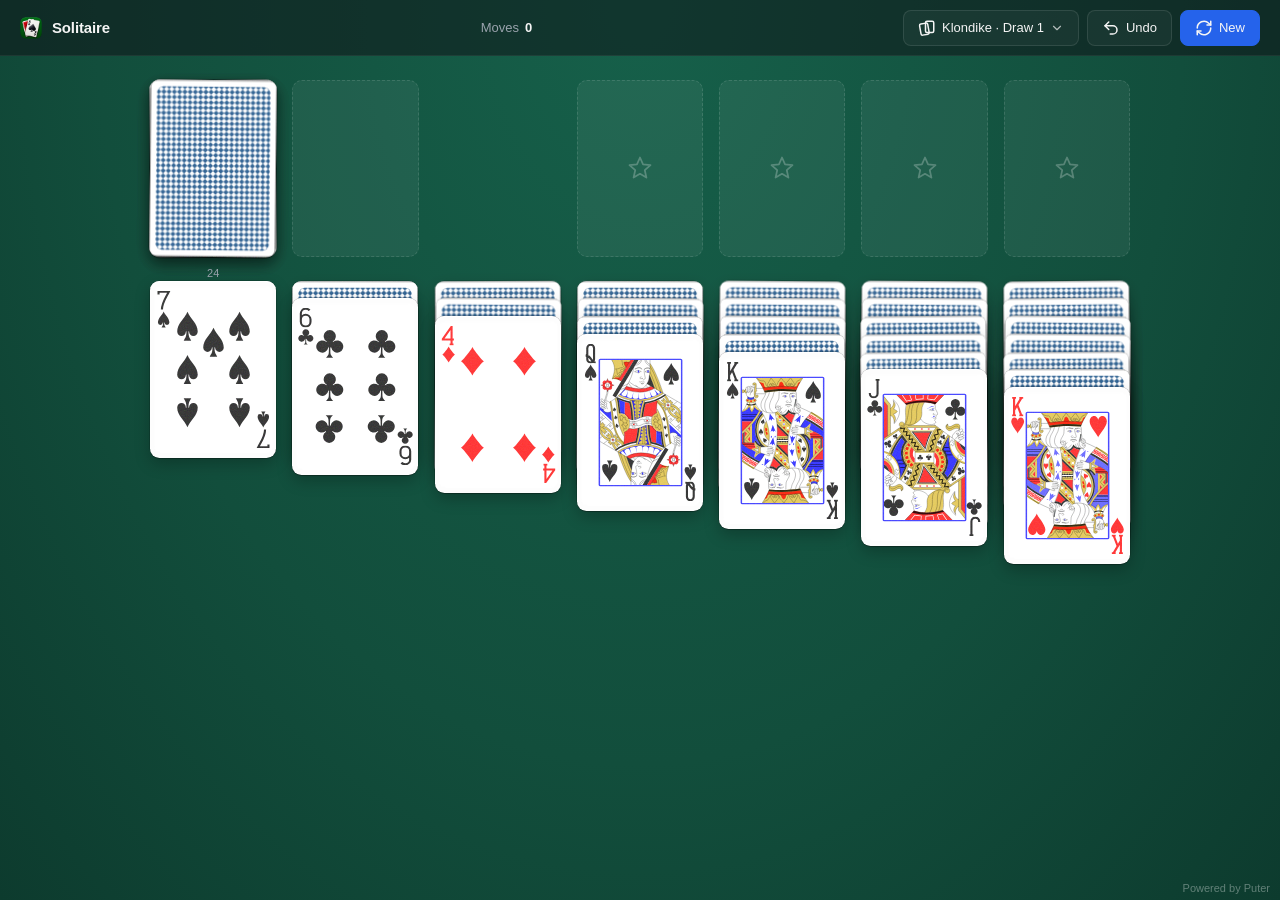
<file: latest/index.html>
<!doctype html><meta charset="utf-8"><title>solitaire</title><meta http-equiv="refresh" content="0; url=../v2026.11.17-b7583b6/"><link rel="canonical" href="../v2026.11.17-b7583b6/"><a href="../v2026.11.17-b7583b6/">Open solitaire</a>
</file>
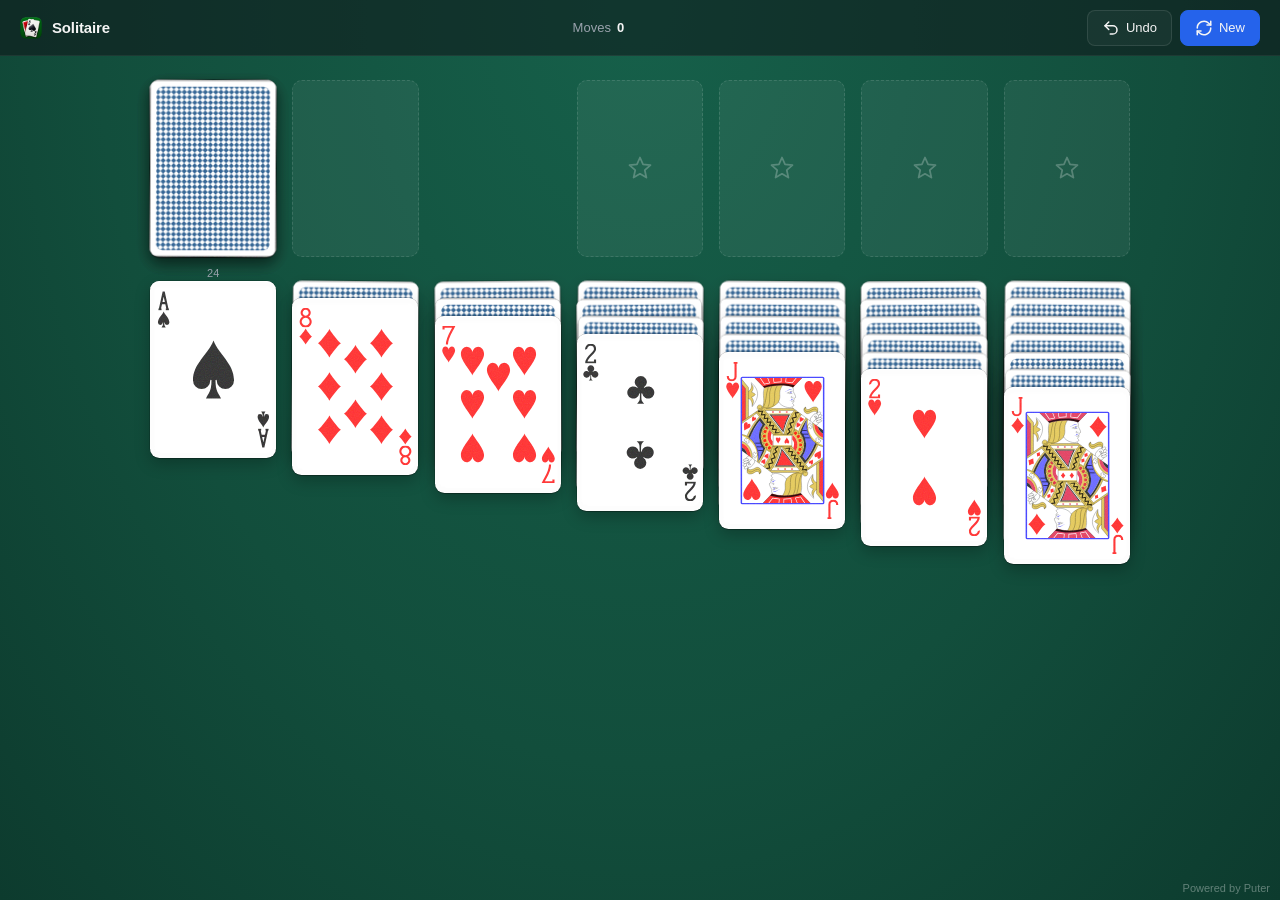
<file: v2026.10.13-5f183ee/index.html>
<!DOCTYPE html>
<html lang="en">
<head>
<meta charset="UTF-8" />
<meta name="viewport" content="width=device-width, initial-scale=1.0, viewport-fit=cover" />
<meta name="description" content="Klondike solitaire, free in your browser. Draw one card at a time, undo any move. Real playing-card art on larger screens, plain and legible cards on phones. Installs as an app and plays offline." />
<link rel="canonical" href="https://solitaire.puter.com/" />
<meta property="og:type" content="website" />
<meta property="og:site_name" content="Solitaire" />
<meta property="og:url" content="https://solitaire.puter.com/" />
<meta property="og:title" content="Play Klondike Solitaire Online — Draw-One, Undo Any Move" />
<meta property="og:description" content="Klondike solitaire, free in your browser. Draw one card at a time, undo any move. Real playing-card art on larger screens, plain cards on phones. Plays offline, syncs your record when signed in to Puter." />
<!-- 1200x630 (1.91:1) is the ratio Facebook, LinkedIn, Slack, and X's
     large card all render. Built from tools/og-image.html. -->
<meta property="og:image" content="https://solitaire.puter.com/og-image.png" />
<meta property="og:image:type" content="image/png" />
<meta property="og:image:width" content="1200" />
<meta property="og:image:height" content="630" />
<meta property="og:image:alt" content="A Klondike solitaire board mid-game, with real playing-card art on several face-up cards." />
<meta name="twitter:card" content="summary_large_image" />
<meta name="twitter:title" content="Play Klondike Solitaire Online — Draw-One, Undo Any Move" />
<meta name="twitter:description" content="Klondike solitaire, free in your browser. Draw one card at a time, undo any move. Real playing-card art on larger screens, plain cards on phones. Plays offline, syncs your record when signed in to Puter." />
<meta name="twitter:image" content="https://solitaire.puter.com/og-image.png" />
<meta name="twitter:image:alt" content="A Klondike solitaire board mid-game, with real playing-card art on several face-up cards." />
<link rel="icon" href="favicon.ico" sizes="48x48" />
<link rel="icon" type="image/png" sizes="32x32" href="favicon-32x32.png" />
<link rel="icon" type="image/png" sizes="16x16" href="favicon-16x16.png" />
<link rel="apple-touch-icon" sizes="180x180" href="apple-touch-icon.png" />
<link rel="manifest" href="site.webmanifest" />
<!-- Solitaire has one look -- dark green felt -- in every browser and OS
     theme; there is no separate light mode to switch to. These are just the
     closest chrome color to that look for each color scheme, so the browser
     UI around the page doesn't clash with it. -->
<meta name="theme-color" content="#16604a" media="(prefers-color-scheme: light)" />
<meta name="theme-color" content="#0f1419" media="(prefers-color-scheme: dark)" />
<title>Play Klondike Solitaire Online — Draw-One, Undo Any Move</title>
<script type="application/ld+json">
  {
    "@context": "https://schema.org",
    "@type": ["WebApplication", "VideoGame"],
    "name": "Solitaire — Klondike",
    "url": "https://solitaire.puter.com/",
    "description": "Klondike solitaire, free in your browser. Draw one card at a time, undo any move. Real playing-card art on larger screens, plain and legible cards on phones. Installs as an app and plays offline.",
    "applicationCategory": "GameApplication",
    "operatingSystem": "Any",
    "browserRequirements": "Requires JavaScript",
    "genre": "Card game",
    "gamePlatform": "Web browser",
    "playMode": "SinglePlayer",
    "image": "https://solitaire.puter.com/icon-512.png",
    "offers": {
      "@type": "Offer",
      "price": "0",
      "priceCurrency": "USD"
    }
  }
</script>
<script src="https://js.puter.com/v2/"></script>
  <script type="module" crossorigin src="./assets/index-DeP9E9VI.js"></script>
  <link rel="stylesheet" crossorigin href="./assets/index-CeKDJrnS.css">
</head>
<body>

<noscript>
  <p style="position:fixed;inset:0;margin:0;padding:24px;background:#124e3c;color:#f5f5f5;font:16px/1.5 -apple-system,BlinkMacSystemFont,'Segoe UI',sans-serif;">
    This solitaire game runs entirely in your browser and needs JavaScript to
    work. Enable JavaScript to deal, drag, and win a game.
  </p>
</noscript>

<header>
  <div class="brand">
    <!-- The app icon itself, at a 128px source for a 22px slot so it stays
         crisp on 2x/3x screens. Decorative: the word "Solitaire" right
         beside it already names the app. -->
    <img class="mark" src="./assets/icon-128-BI-_x9AN.png" alt="" width="22" height="22" />
    Solitaire
  </div>
  <div class="stats">
    <span>Moves<b id="moves">0</b></span>
  </div>
  <div class="actions">
    <button class="btn" id="undo" title="Undo">
      <svg class="icon" viewBox="0 0 24 24" fill="none" stroke="currentColor" stroke-width="2" stroke-linecap="round" stroke-linejoin="round" aria-hidden="true"><path d="M9 14 4 9l5-5"/><path d="M4 9h10.5a5.5 5.5 0 0 1 0 11H11"/></svg><span>Undo</span>
    </button>
    <button class="btn primary" id="newgame">
      <svg class="icon" viewBox="0 0 24 24" fill="none" stroke="currentColor" stroke-width="2" stroke-linecap="round" stroke-linejoin="round" aria-hidden="true"><path d="M3 12a9 9 0 0 1 15.3-6.4L21 8"/><path d="M21 3v5h-5"/><path d="M21 12a9 9 0 0 1-15.3 6.4L3 16"/><path d="M3 21v-5h5"/></svg><span>New</span>
    </button>
  </div>
</header>

<main>
  <div id="board" data-mode="simple"></div>
</main>

<div id="win">
  <div class="win-card">
    <h2>You won</h2>
    <p id="winStats">Nicely done.</p>
    <button class="btn primary" id="winNew">
      <svg class="icon" viewBox="0 0 24 24" fill="none" stroke="currentColor" stroke-width="2" stroke-linecap="round" stroke-linejoin="round" aria-hidden="true"><path d="M3 12a9 9 0 0 1 15.3-6.4L21 8"/><path d="M21 3v5h-5"/><path d="M21 12a9 9 0 0 1-15.3 6.4L3 16"/><path d="M3 21v-5h5"/></svg><span>Play again</span>
    </button>
  </div>
</div>

<footer class="credit">
  <a href="https://developer.puter.com" target="_blank" rel="noopener">Powered by Puter</a>
</footer>

</body>
</html>
</file>
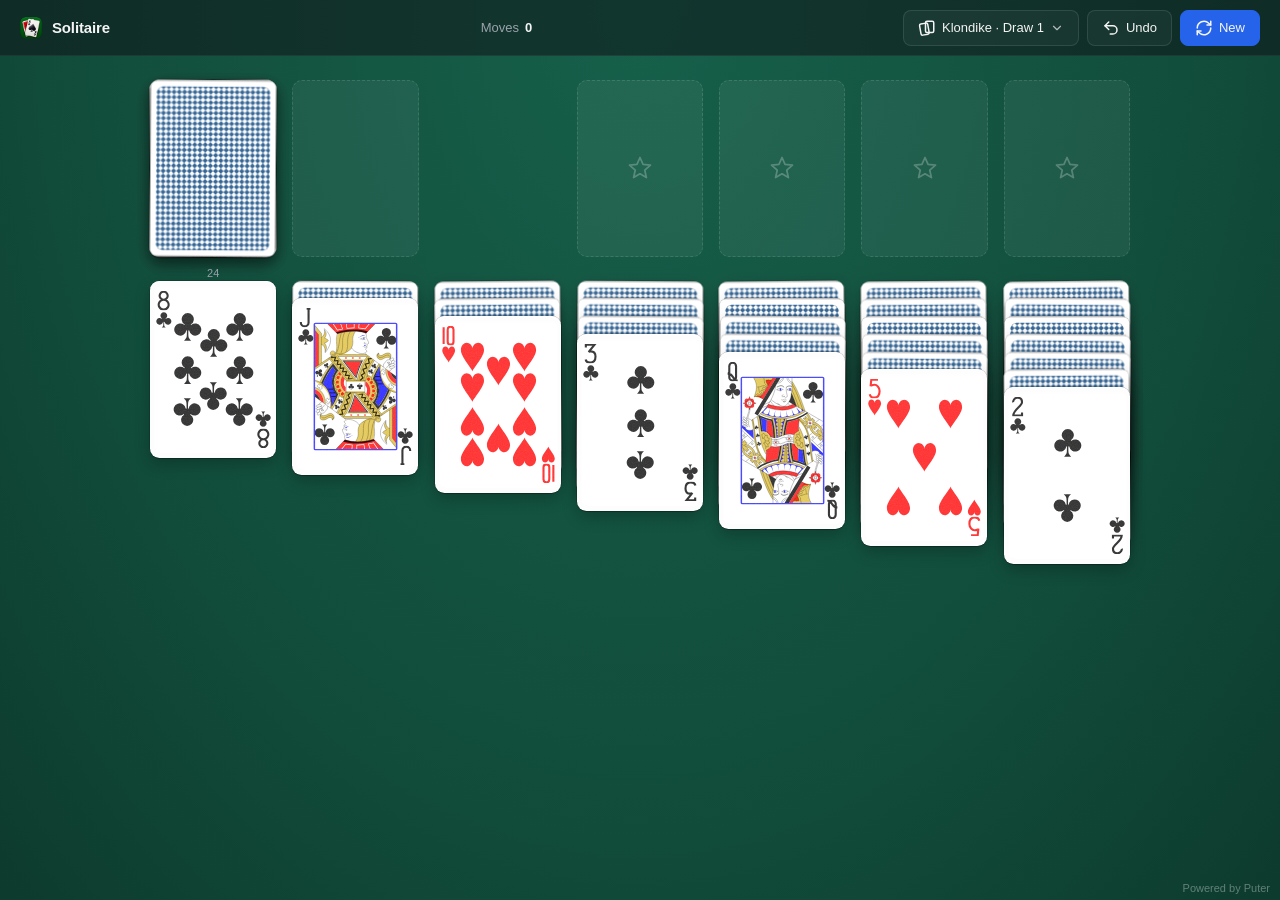
<file: v2026.10.14-4f468ee/index.html>
<!DOCTYPE html>
<html lang="en">
<head>
<meta charset="UTF-8" />
<meta name="viewport" content="width=device-width, initial-scale=1.0, viewport-fit=cover" />
<meta name="description" content="Klondike solitaire, free in your browser. Draw one card at a time, undo any move. Real playing-card art on larger screens, plain and legible cards on phones. Installs as an app and plays offline." />
<link rel="canonical" href="https://solitaire.puter.com/" />
<meta property="og:type" content="website" />
<meta property="og:site_name" content="Solitaire" />
<meta property="og:url" content="https://solitaire.puter.com/" />
<meta property="og:title" content="Play Klondike Solitaire Online — Draw-One, Undo Any Move" />
<meta property="og:description" content="Klondike solitaire, free in your browser. Draw one card at a time, undo any move. Real playing-card art on larger screens, plain cards on phones. Plays offline, syncs your record when signed in to Puter." />
<!-- 1200x630 (1.91:1) is the ratio Facebook, LinkedIn, Slack, and X's
     large card all render. Built from tools/og-image.html. -->
<meta property="og:image" content="https://solitaire.puter.com/og-image.png" />
<meta property="og:image:type" content="image/png" />
<meta property="og:image:width" content="1200" />
<meta property="og:image:height" content="630" />
<meta property="og:image:alt" content="A Klondike solitaire board mid-game, with real playing-card art on several face-up cards." />
<meta name="twitter:card" content="summary_large_image" />
<meta name="twitter:title" content="Play Klondike Solitaire Online — Draw-One, Undo Any Move" />
<meta name="twitter:description" content="Klondike solitaire, free in your browser. Draw one card at a time, undo any move. Real playing-card art on larger screens, plain cards on phones. Plays offline, syncs your record when signed in to Puter." />
<meta name="twitter:image" content="https://solitaire.puter.com/og-image.png" />
<meta name="twitter:image:alt" content="A Klondike solitaire board mid-game, with real playing-card art on several face-up cards." />
<link rel="icon" href="favicon.ico" sizes="48x48" />
<link rel="icon" type="image/png" sizes="32x32" href="favicon-32x32.png" />
<link rel="icon" type="image/png" sizes="16x16" href="favicon-16x16.png" />
<link rel="apple-touch-icon" sizes="180x180" href="apple-touch-icon.png" />
<link rel="manifest" href="site.webmanifest" />
<!-- Solitaire has one look -- dark green felt -- in every browser and OS
     theme; there is no separate light mode to switch to. These are just the
     closest chrome color to that look for each color scheme, so the browser
     UI around the page doesn't clash with it. -->
<meta name="theme-color" content="#16604a" media="(prefers-color-scheme: light)" />
<meta name="theme-color" content="#0f1419" media="(prefers-color-scheme: dark)" />
<title>Play Klondike Solitaire Online — Draw-One, Undo Any Move</title>
<script type="application/ld+json">
  {
    "@context": "https://schema.org",
    "@type": ["WebApplication", "VideoGame"],
    "name": "Solitaire — Klondike",
    "url": "https://solitaire.puter.com/",
    "description": "Klondike solitaire, free in your browser. Draw one card at a time, undo any move. Real playing-card art on larger screens, plain and legible cards on phones. Installs as an app and plays offline.",
    "applicationCategory": "GameApplication",
    "operatingSystem": "Any",
    "browserRequirements": "Requires JavaScript",
    "genre": "Card game",
    "gamePlatform": "Web browser",
    "playMode": "SinglePlayer",
    "image": "https://solitaire.puter.com/icon-512.png",
    "offers": {
      "@type": "Offer",
      "price": "0",
      "priceCurrency": "USD"
    }
  }
</script>
<script src="https://js.puter.com/v2/"></script>
  <script type="module" crossorigin src="./assets/index-3FqPbTwe.js"></script>
  <link rel="stylesheet" crossorigin href="./assets/index-Q02lBpeq.css">
</head>
<body>

<noscript>
  <p style="position:fixed;inset:0;margin:0;padding:24px;background:#124e3c;color:#f5f5f5;font:16px/1.5 -apple-system,BlinkMacSystemFont,'Segoe UI',sans-serif;">
    This solitaire game runs entirely in your browser and needs JavaScript to
    work. Enable JavaScript to deal, drag, and win a game.
  </p>
</noscript>

<header>
  <div class="brand">
    <!-- The app icon itself, at a 128px source for a 22px slot so it stays
         crisp on 2x/3x screens. Decorative: the word "Solitaire" right
         beside it already names the app. -->
    <img class="mark" src="./assets/icon-128-BI-_x9AN.png" alt="" width="22" height="22" />
    Solitaire
  </div>
  <div class="stats">
    <span id="movesStat">Moves<b id="moves">0</b></span>
    <span id="scoreStat" hidden>Score<b id="score"></b></span>
    <span id="bankStat" hidden>Bank<b id="bank"></b></span>
  </div>
  <div class="actions">
    <div class="menu-wrap">
      <button class="btn" id="mode" title="Choose a game" aria-haspopup="menu" aria-expanded="false" aria-controls="modeMenu">
        <svg class="icon" viewBox="0 0 24 24" fill="none" stroke="currentColor" stroke-width="2" stroke-linecap="round" stroke-linejoin="round" aria-hidden="true"><rect x="3" y="6" width="11" height="15" rx="2" transform="rotate(-10 8.5 13.5)"/><rect x="10" y="3" width="11" height="15" rx="2"/></svg><span id="modeLabel">Klondike</span><svg class="icon chevron" viewBox="0 0 24 24" fill="none" stroke="currentColor" stroke-width="2" stroke-linecap="round" stroke-linejoin="round" aria-hidden="true"><path d="m6 9 6 6 6-6"/></svg>
      </button>
      <div class="menu" id="modeMenu" role="menu" aria-label="Game" hidden></div>
    </div>
    <button class="btn" id="undo" title="Undo">
      <svg class="icon" viewBox="0 0 24 24" fill="none" stroke="currentColor" stroke-width="2" stroke-linecap="round" stroke-linejoin="round" aria-hidden="true"><path d="M9 14 4 9l5-5"/><path d="M4 9h10.5a5.5 5.5 0 0 1 0 11H11"/></svg><span>Undo</span>
    </button>
    <button class="btn primary" id="newgame">
      <svg class="icon" viewBox="0 0 24 24" fill="none" stroke="currentColor" stroke-width="2" stroke-linecap="round" stroke-linejoin="round" aria-hidden="true"><path d="M3 12a9 9 0 0 1 15.3-6.4L21 8"/><path d="M21 3v5h-5"/><path d="M21 12a9 9 0 0 1-15.3 6.4L3 16"/><path d="M3 21v-5h5"/></svg><span>New</span>
    </button>
  </div>
</header>

<main>
  <div id="board" data-mode="simple"></div>
</main>

<div id="win">
  <div class="win-card">
    <h2>You won</h2>
    <p id="winStats">Nicely done.</p>
    <button class="btn primary" id="winNew">
      <svg class="icon" viewBox="0 0 24 24" fill="none" stroke="currentColor" stroke-width="2" stroke-linecap="round" stroke-linejoin="round" aria-hidden="true"><path d="M3 12a9 9 0 0 1 15.3-6.4L21 8"/><path d="M21 3v5h-5"/><path d="M21 12a9 9 0 0 1-15.3 6.4L3 16"/><path d="M3 21v-5h5"/></svg><span>Play again</span>
    </button>
  </div>
</div>

<div id="toast" role="status" aria-live="polite"></div>

<footer class="credit">
  <a href="https://developer.puter.com" target="_blank" rel="noopener">Powered by Puter</a>
</footer>

</body>
</html>
</file>
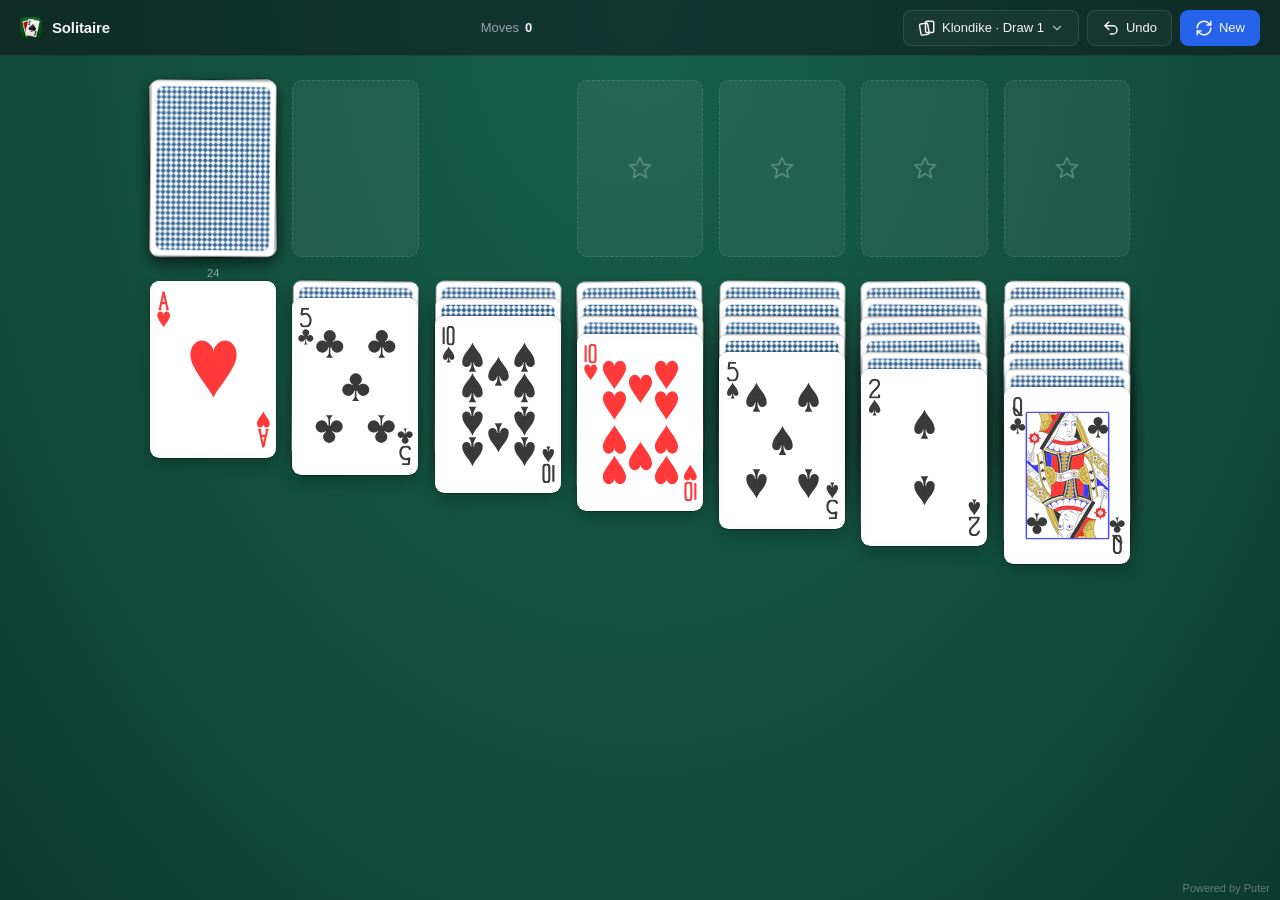
<file: v2026.11.10-6f289e8/index.html>
<!DOCTYPE html>
<html lang="en">
<head>
<meta charset="UTF-8" />
<meta name="viewport" content="width=device-width, initial-scale=1.0, viewport-fit=cover" />
<meta name="description" content="Klondike solitaire, free in your browser. Draw one card at a time, undo any move. Real playing-card art on larger screens, plain and legible cards on phones. Installs as an app and plays offline." />
<link rel="canonical" href="https://solitaire.puter.com/" />
<meta property="og:type" content="website" />
<meta property="og:site_name" content="Solitaire" />
<meta property="og:url" content="https://solitaire.puter.com/" />
<meta property="og:title" content="Play Klondike Solitaire Online — Draw-One, Undo Any Move" />
<meta property="og:description" content="Klondike solitaire, free in your browser. Draw one card at a time, undo any move. Real playing-card art on larger screens, plain cards on phones. Plays offline, syncs your record when signed in to Puter." />
<!-- 1200x630 (1.91:1) is the ratio Facebook, LinkedIn, Slack, and X's
     large card all render. Built from tools/og-image.html. -->
<meta property="og:image" content="https://solitaire.puter.com/og-image.png" />
<meta property="og:image:type" content="image/png" />
<meta property="og:image:width" content="1200" />
<meta property="og:image:height" content="630" />
<meta property="og:image:alt" content="A Klondike solitaire board mid-game, with real playing-card art on several face-up cards." />
<meta name="twitter:card" content="summary_large_image" />
<meta name="twitter:title" content="Play Klondike Solitaire Online — Draw-One, Undo Any Move" />
<meta name="twitter:description" content="Klondike solitaire, free in your browser. Draw one card at a time, undo any move. Real playing-card art on larger screens, plain cards on phones. Plays offline, syncs your record when signed in to Puter." />
<meta name="twitter:image" content="https://solitaire.puter.com/og-image.png" />
<meta name="twitter:image:alt" content="A Klondike solitaire board mid-game, with real playing-card art on several face-up cards." />
<link rel="icon" href="favicon.ico" sizes="48x48" />
<link rel="icon" type="image/png" sizes="32x32" href="favicon-32x32.png" />
<link rel="icon" type="image/png" sizes="16x16" href="favicon-16x16.png" />
<link rel="apple-touch-icon" sizes="180x180" href="apple-touch-icon.png" />
<link rel="manifest" href="site.webmanifest" />
<!-- Solitaire has one look -- dark green felt -- in every browser and OS
     theme; there is no separate light mode to switch to. These are just the
     closest chrome color to that look for each color scheme, so the browser
     UI around the page doesn't clash with it. -->
<meta name="theme-color" content="#16604a" media="(prefers-color-scheme: light)" />
<meta name="theme-color" content="#0f1419" media="(prefers-color-scheme: dark)" />
<title>Play Klondike Solitaire Online — Draw-One, Undo Any Move</title>
<script type="application/ld+json">
  {
    "@context": "https://schema.org",
    "@type": ["WebApplication", "VideoGame"],
    "name": "Solitaire — Klondike",
    "url": "https://solitaire.puter.com/",
    "description": "Klondike solitaire, free in your browser. Draw one card at a time, undo any move. Real playing-card art on larger screens, plain and legible cards on phones. Installs as an app and plays offline.",
    "applicationCategory": "GameApplication",
    "operatingSystem": "Any",
    "browserRequirements": "Requires JavaScript",
    "genre": "Card game",
    "gamePlatform": "Web browser",
    "playMode": "SinglePlayer",
    "image": "https://solitaire.puter.com/icon-512.png",
    "offers": {
      "@type": "Offer",
      "price": "0",
      "priceCurrency": "USD"
    }
  }
</script>
<script src="https://js.puter.com/v2/"></script>
  <script type="module" crossorigin src="./assets/index-CJ_No27p.js"></script>
  <link rel="stylesheet" crossorigin href="./assets/index-CNkmQglE.css">
</head>
<body>

<noscript>
  <p style="position:fixed;inset:0;margin:0;padding:24px;background:#124e3c;color:#f5f5f5;font:16px/1.5 -apple-system,BlinkMacSystemFont,'Segoe UI',sans-serif;">
    This solitaire game runs entirely in your browser and needs JavaScript to
    work. Enable JavaScript to deal, drag, and win a game.
  </p>
</noscript>

<header>
  <div class="brand">
    <!-- The app icon itself, at a 128px source for a 22px slot so it stays
         crisp on 2x/3x screens. Decorative: the word "Solitaire" right
         beside it already names the app. -->
    <img class="mark" src="./assets/icon-128-BI-_x9AN.png" alt="" width="22" height="22" />
    <span class="brand-name">Solitaire</span>
  </div>
  <div class="stats">
    <span id="movesStat">Moves<b id="moves">0</b></span>
    <span id="scoreStat" hidden>Score<b id="score"></b></span>
    <span id="bankStat" hidden>Bank<b id="bank"></b></span>
  </div>
  <div class="actions">
    <div class="menu-wrap">
      <button class="btn" id="mode" title="Choose a game" aria-haspopup="menu" aria-expanded="false" aria-controls="modeMenu">
        <svg class="icon" viewBox="0 0 24 24" fill="none" stroke="currentColor" stroke-width="2" stroke-linecap="round" stroke-linejoin="round" aria-hidden="true"><rect x="3" y="6" width="11" height="15" rx="2" transform="rotate(-10 8.5 13.5)"/><rect x="10" y="3" width="11" height="15" rx="2"/></svg><span id="modeLabel">Klondike</span><svg class="icon chevron" viewBox="0 0 24 24" fill="none" stroke="currentColor" stroke-width="2" stroke-linecap="round" stroke-linejoin="round" aria-hidden="true"><path d="m6 9 6 6 6-6"/></svg>
      </button>
      <div class="menu" id="modeMenu" role="menu" aria-label="Game" hidden></div>
    </div>
    <button class="btn" id="undo" title="Undo">
      <svg class="icon" viewBox="0 0 24 24" fill="none" stroke="currentColor" stroke-width="2" stroke-linecap="round" stroke-linejoin="round" aria-hidden="true"><path d="M9 14 4 9l5-5"/><path d="M4 9h10.5a5.5 5.5 0 0 1 0 11H11"/></svg><span>Undo</span>
    </button>
    <button class="btn primary" id="newgame">
      <svg class="icon" viewBox="0 0 24 24" fill="none" stroke="currentColor" stroke-width="2" stroke-linecap="round" stroke-linejoin="round" aria-hidden="true"><path d="M3 12a9 9 0 0 1 15.3-6.4L21 8"/><path d="M21 3v5h-5"/><path d="M21 12a9 9 0 0 1-15.3 6.4L3 16"/><path d="M3 21v-5h5"/></svg><span>New</span>
    </button>
  </div>
</header>

<main>
  <div id="board" data-mode="simple"></div>
</main>

<div id="win">
  <div class="win-card">
    <h2>You won</h2>
    <p id="winStats">Nicely done.</p>
    <button class="btn primary" id="winNew">
      <svg class="icon" viewBox="0 0 24 24" fill="none" stroke="currentColor" stroke-width="2" stroke-linecap="round" stroke-linejoin="round" aria-hidden="true"><path d="M3 12a9 9 0 0 1 15.3-6.4L21 8"/><path d="M21 3v5h-5"/><path d="M21 12a9 9 0 0 1-15.3 6.4L3 16"/><path d="M3 21v-5h5"/></svg><span>Play again</span>
    </button>
  </div>
</div>

<div id="toast" role="status" aria-live="polite"></div>

<footer class="credit">
  <a href="https://developer.puter.com" target="_blank" rel="noopener">Powered by Puter</a>
</footer>

</body>
</html>
</file>
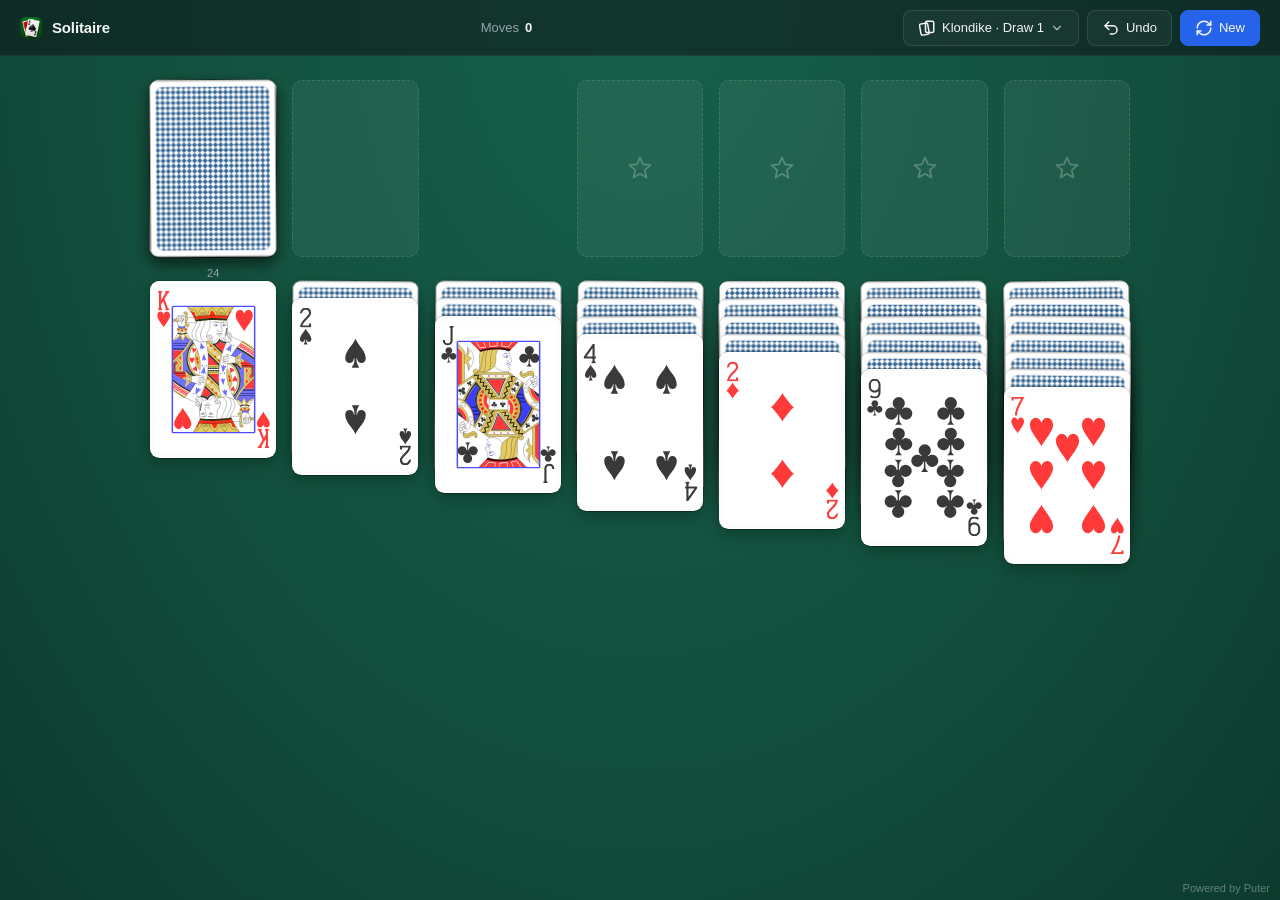
<file: v2026.11.17-b7583b6/index.html>
<!DOCTYPE html>
<html lang="en">
<head>
<meta charset="UTF-8" />
<meta name="viewport" content="width=device-width, initial-scale=1.0, viewport-fit=cover" />
<meta name="description" content="Klondike solitaire, free in your browser. Draw one card at a time, undo any move. Real playing-card art on larger screens, plain and legible cards on phones. Installs as an app and plays offline." />
<link rel="canonical" href="https://solitaire.puter.com/" />
<meta property="og:type" content="website" />
<meta property="og:site_name" content="Solitaire" />
<meta property="og:url" content="https://solitaire.puter.com/" />
<meta property="og:title" content="Play Klondike Solitaire Online — Draw-One, Undo Any Move" />
<meta property="og:description" content="Klondike solitaire, free in your browser. Draw one card at a time, undo any move. Real playing-card art on larger screens, plain cards on phones. Plays offline, syncs your record when signed in to Puter." />
<!-- 1200x630 (1.91:1) is the ratio Facebook, LinkedIn, Slack, and X's
     large card all render. Built from tools/og-image.html. -->
<meta property="og:image" content="https://solitaire.puter.com/og-image.png" />
<meta property="og:image:type" content="image/png" />
<meta property="og:image:width" content="1200" />
<meta property="og:image:height" content="630" />
<meta property="og:image:alt" content="A Klondike solitaire board mid-game, with real playing-card art on several face-up cards." />
<meta name="twitter:card" content="summary_large_image" />
<meta name="twitter:title" content="Play Klondike Solitaire Online — Draw-One, Undo Any Move" />
<meta name="twitter:description" content="Klondike solitaire, free in your browser. Draw one card at a time, undo any move. Real playing-card art on larger screens, plain cards on phones. Plays offline, syncs your record when signed in to Puter." />
<meta name="twitter:image" content="https://solitaire.puter.com/og-image.png" />
<meta name="twitter:image:alt" content="A Klondike solitaire board mid-game, with real playing-card art on several face-up cards." />
<link rel="icon" href="favicon.ico" sizes="48x48" />
<link rel="icon" type="image/png" sizes="32x32" href="favicon-32x32.png" />
<link rel="icon" type="image/png" sizes="16x16" href="favicon-16x16.png" />
<link rel="apple-touch-icon" sizes="180x180" href="apple-touch-icon.png" />
<link rel="manifest" href="site.webmanifest" />
<!-- Solitaire has one look -- dark green felt -- in every browser and OS
     theme; there is no separate light mode to switch to. These are just the
     closest chrome color to that look for each color scheme, so the browser
     UI around the page doesn't clash with it. -->
<meta name="theme-color" content="#16604a" media="(prefers-color-scheme: light)" />
<meta name="theme-color" content="#0f1419" media="(prefers-color-scheme: dark)" />
<title>Play Klondike Solitaire Online — Draw-One, Undo Any Move</title>
<script type="application/ld+json">
  {
    "@context": "https://schema.org",
    "@type": ["WebApplication", "VideoGame"],
    "name": "Solitaire — Klondike",
    "url": "https://solitaire.puter.com/",
    "description": "Klondike solitaire, free in your browser. Draw one card at a time, undo any move. Real playing-card art on larger screens, plain and legible cards on phones. Installs as an app and plays offline.",
    "applicationCategory": "GameApplication",
    "operatingSystem": "Any",
    "browserRequirements": "Requires JavaScript",
    "genre": "Card game",
    "gamePlatform": "Web browser",
    "playMode": "SinglePlayer",
    "image": "https://solitaire.puter.com/icon-512.png",
    "offers": {
      "@type": "Offer",
      "price": "0",
      "priceCurrency": "USD"
    }
  }
</script>
<script src="https://js.puter.com/v2/"></script>
<!-- Privacy-friendly analytics by Plausible -->
<script async src="https://plausible.io/js/pa-3UFeaADJlqdRBKnjfZiX0.js"></script>
<script>
  window.plausible=window.plausible||function(){(plausible.q=plausible.q||[]).push(arguments)},plausible.init=plausible.init||function(i){plausible.o=i||{}};
  plausible.init()
</script>
  <script type="module" crossorigin src="./assets/index-CJ_No27p.js"></script>
  <link rel="stylesheet" crossorigin href="./assets/index-CNkmQglE.css">
</head>
<body>

<noscript>
  <p style="position:fixed;inset:0;margin:0;padding:24px;background:#124e3c;color:#f5f5f5;font:16px/1.5 -apple-system,BlinkMacSystemFont,'Segoe UI',sans-serif;">
    This solitaire game runs entirely in your browser and needs JavaScript to
    work. Enable JavaScript to deal, drag, and win a game.
  </p>
</noscript>

<header>
  <div class="brand">
    <!-- The app icon itself, at a 128px source for a 22px slot so it stays
         crisp on 2x/3x screens. Decorative: the word "Solitaire" right
         beside it already names the app. -->
    <img class="mark" src="./assets/icon-128-BI-_x9AN.png" alt="" width="22" height="22" />
    <span class="brand-name">Solitaire</span>
  </div>
  <div class="stats">
    <span id="movesStat">Moves<b id="moves">0</b></span>
    <span id="scoreStat" hidden>Score<b id="score"></b></span>
    <span id="bankStat" hidden>Bank<b id="bank"></b></span>
  </div>
  <div class="actions">
    <div class="menu-wrap">
      <button class="btn" id="mode" title="Choose a game" aria-haspopup="menu" aria-expanded="false" aria-controls="modeMenu">
        <svg class="icon" viewBox="0 0 24 24" fill="none" stroke="currentColor" stroke-width="2" stroke-linecap="round" stroke-linejoin="round" aria-hidden="true"><rect x="3" y="6" width="11" height="15" rx="2" transform="rotate(-10 8.5 13.5)"/><rect x="10" y="3" width="11" height="15" rx="2"/></svg><span id="modeLabel">Klondike</span><svg class="icon chevron" viewBox="0 0 24 24" fill="none" stroke="currentColor" stroke-width="2" stroke-linecap="round" stroke-linejoin="round" aria-hidden="true"><path d="m6 9 6 6 6-6"/></svg>
      </button>
      <div class="menu" id="modeMenu" role="menu" aria-label="Game" hidden></div>
    </div>
    <button class="btn" id="undo" title="Undo">
      <svg class="icon" viewBox="0 0 24 24" fill="none" stroke="currentColor" stroke-width="2" stroke-linecap="round" stroke-linejoin="round" aria-hidden="true"><path d="M9 14 4 9l5-5"/><path d="M4 9h10.5a5.5 5.5 0 0 1 0 11H11"/></svg><span>Undo</span>
    </button>
    <button class="btn primary" id="newgame">
      <svg class="icon" viewBox="0 0 24 24" fill="none" stroke="currentColor" stroke-width="2" stroke-linecap="round" stroke-linejoin="round" aria-hidden="true"><path d="M3 12a9 9 0 0 1 15.3-6.4L21 8"/><path d="M21 3v5h-5"/><path d="M21 12a9 9 0 0 1-15.3 6.4L3 16"/><path d="M3 21v-5h5"/></svg><span>New</span>
    </button>
  </div>
</header>

<main>
  <div id="board" data-mode="simple"></div>
</main>

<div id="win">
  <div class="win-card">
    <h2>You won</h2>
    <p id="winStats">Nicely done.</p>
    <button class="btn primary" id="winNew">
      <svg class="icon" viewBox="0 0 24 24" fill="none" stroke="currentColor" stroke-width="2" stroke-linecap="round" stroke-linejoin="round" aria-hidden="true"><path d="M3 12a9 9 0 0 1 15.3-6.4L21 8"/><path d="M21 3v5h-5"/><path d="M21 12a9 9 0 0 1-15.3 6.4L3 16"/><path d="M3 21v-5h5"/></svg><span>Play again</span>
    </button>
  </div>
</div>

<div id="toast" role="status" aria-live="polite"></div>

<footer class="credit">
  <a href="https://developer.puter.com" target="_blank" rel="noopener">Powered by Puter</a>
</footer>

</body>
</html>
</file>
<file: v2026.10.13-5f183ee/assets/index-CeKDJrnS.css>
:root{--bg:#0f1419;--felt:#16604a;--felt-2:#124e3c;--text:#f5f5f5;--muted:#9aa3ad;--accent:#2563eb;--card-bg:#fdfdfd;--card-border:#0000001f;--red:#c0392b;--black:#1a1a1a;--slot:#ffffff0f;--slot-border:#ffffff1f;--shadow-card:0 1px 2px #0000002e, 0 4px 10px #0000002e;--shadow-card-hover:0 2px 4px #00000038, 0 10px 24px #00000047;--card-radius:8px;--card-tilt:0deg;--back-color:#2c5e8f}*{box-sizing:border-box}html,body{height:100%;color:var(--text);background:radial-gradient(ellipse at top, var(--felt) 0%, var(--felt-2) 60%, #0d3b2e 100%);-webkit-user-select:none;user-select:none;margin:0;padding:0;font-family:-apple-system,BlinkMacSystemFont,Segoe UI,Inter,sans-serif;overflow:hidden}footer.credit{z-index:40;font-size:11px;position:fixed;bottom:6px;right:10px}footer.credit a{color:#ffffff59;text-decoration:none}footer.credit a:hover{color:#ffffffb3}header{-webkit-backdrop-filter:saturate(180%)blur(20px);z-index:50;background:#0f14198c;border-bottom:1px solid #ffffff0f;justify-content:space-between;align-items:center;height:56px;padding:0 20px;display:flex;position:fixed;top:0;left:0;right:0}.brand{letter-spacing:-.01em;align-items:center;gap:10px;font-size:15px;font-weight:600;display:flex}.brand .mark{flex:none;width:22px;height:22px;display:block}.stats{font-variant-numeric:tabular-nums;color:var(--muted);gap:22px;font-size:13px;display:flex}.stats b{color:var(--text);margin-left:6px;font-weight:600}.actions{gap:8px;display:flex}button.btn{color:var(--text);cursor:pointer;background:#ffffff0a;border:1px solid #ffffff1a;border-radius:8px;align-items:center;gap:6px;padding:8px 14px;font-family:inherit;font-size:13px;font-weight:500;transition:background .15s,border-color .15s;display:inline-flex}button.btn:hover{background:#ffffff17;border-color:#ffffff2e}button.btn:active{transform:translateY(1px)}button.btn.primary{background:var(--accent);border-color:var(--accent)}button.btn.primary:hover{background:#1d4fd1}button.btn .icon{flex:none;width:18px;height:18px}main{padding:24px;position:absolute;inset:56px 0 0}#board{width:100%;max-width:980px;height:100%;margin:0 auto;position:relative}.row{gap:var(--gap);grid-template-columns:repeat(7,1fr);display:grid;position:absolute;left:0;right:0}.row.top{top:0}.row.tableau{top:calc(var(--card-h) + 24px)}.slot{width:var(--card-w);height:var(--card-h);background:var(--slot);border:1px dashed var(--slot-border);color:#ffffff40;border-radius:10px;justify-content:center;align-items:center;display:flex;position:relative}.slot .icon{width:28px;height:28px}.pile{width:var(--card-w);height:var(--card-h);position:relative}.pile.tableau{height:auto;min-height:var(--card-h)}.stock-counter{color:var(--muted);font-variant-numeric:tabular-nums;font-size:11px;position:absolute;bottom:-22px;left:50%;transform:translate(-50%)}@media (width<=700px){main{padding:12px}header{padding:0 12px}.stats{gap:14px;font-size:12px}.actions .btn span{display:none}.actions .btn{padding:8px}}.card{width:var(--card-w);height:var(--card-h);background:var(--card-bg);border-radius:var(--card-radius);border:1px solid var(--card-border);box-shadow:var(--shadow-card);cursor:pointer;transform-style:preserve-3d;will-change:transform;transition:box-shadow .15s,transform .18s cubic-bezier(.2,.7,.2,1),top .22s cubic-bezier(.2,.7,.2,1),left .22s cubic-bezier(.2,.7,.2,1);position:absolute;top:0;left:0;overflow:hidden}.card.face-down{cursor:default;background:linear-gradient(135deg,#2c5e8f 0%,#1f4a73 100%);border-color:#00000040}.card.face-down:before{content:"";background:repeating-linear-gradient(45deg,#ffffff0a 0 4px,#0000 4px 8px);border:1.5px solid #ffffff2e;border-radius:5px;position:absolute;inset:6px}.card.face-up{padding:6px 8px}.card .corner{font-variant-numeric:tabular-nums;text-align:center;font-weight:700;line-height:1;position:absolute}.card .corner.tl{top:5px;left:6px}.card .corner .rank{font-size:15px}.card .corner .suit{font-size:13px}.card.red,.face.red{color:var(--red)}.face.black{color:#111}.card.black{color:var(--black)}.card.draggable:hover{box-shadow:var(--shadow-card-hover)}.card.dragging{z-index:1000;transition:none;box-shadow:0 8px 30px #0006}.card:not(:has(playing-card)) .corner.tl{top:4px;left:5px}.card:not(:has(playing-card)) .corner .rank{font-size:14px}.card:not(:has(playing-card)) .corner .suit{font-size:12px}.card playing-card,.card playing-card img{width:100%;height:100%;display:block}.card.face-up:has(playing-card){padding:4.2% 3%}.card.flip-host .face.front:has(playing-card){padding:4.2% 3%}.card.flying .face.front:has(playing-card){padding:4.2% 3%}.card.face-down:has(playing-card){background:0 0}.card.face-down:has(playing-card):before{content:none}:root{--paper-grain:url("data:image/svg+xml,%3Csvg xmlns='http://www.w3.org/2000/svg' width='120' height='120'%3E%3Cfilter id='n'%3E%3CfeTurbulence type='fractalNoise' baseFrequency='0.85' numOctaves='3' stitchTiles='stitch'/%3E%3C/filter%3E%3Crect width='120' height='120' filter='url(%23n)'/%3E%3C/svg%3E")}#board[data-mode=rich] .card{border:none;box-shadow:inset 0 1px #ffffffe6,0 0 0 .5px #00000047,0 1px 1px #00000038,0 6px 16px #0000003d}#board[data-mode=rich] .card:after{content:"";border-radius:inherit;pointer-events:none;background-image:linear-gradient(125deg, #ffffff29 0%, #fff0 42%), var(--paper-grain);opacity:.5;mix-blend-mode:soft-light;background-size:auto,120px 120px;position:absolute;inset:0}#board[data-mode=rich] .card.face-down{transform:rotate(var(--card-tilt,0deg))}.card.dragging:has(playing-card){transform:scale(1.03);box-shadow:inset 0 1px #ffffffe6,0 2px 4px #0000004d,0 18px 40px #0000006b}#board[data-mode=rich] .card.draggable:hover{box-shadow:inset 0 1px #ffffffe6,0 0 0 .5px #00000047,0 2px 3px #0000003d,0 12px 28px #0000004d}#board[data-mode=rich] .card.flying:after,#board[data-mode=rich] .card.flip-host:after{content:none}.card.flip-host{perspective:1200px;z-index:50;animation:.4s cubic-bezier(.34,.1,.34,1) both cardFlipArc;overflow:visible;box-shadow:none!important;background:0 0!important;border:none!important}.card.flip-host .flipper{transform-style:preserve-3d;animation:.4s cubic-bezier(.5,.05,.5,.95) both cardFlipSpin;position:absolute;inset:0}.card.flip-host .face{border:1px solid var(--card-border);box-shadow:var(--shadow-card);backface-visibility:hidden;background:var(--card-bg);border-radius:8px;position:absolute;inset:0;overflow:hidden}.card.flip-host .face.back{background:linear-gradient(135deg,#2c5e8f 0%,#1f4a73 100%);border-color:#00000040}.card.flip-host .face.back:before{content:"";background:repeating-linear-gradient(45deg,#ffffff0a 0 4px,#0000 4px 8px);border:1.5px solid #ffffff2e;border-radius:5px;position:absolute;inset:6px}.card.flip-host .face.front{padding:6px 8px;transform:rotateY(180deg)}@keyframes cardFlipArc{0%{transform:translate(0,0)scale(1)}50%{transform:translate(45%,-10%)scale(1.12)}to{transform:translate(0,0)scale(1)}}@keyframes cardFlipSpin{0%{transform:rotateY(0)}to{transform:rotateY(180deg)}}.card.flying{z-index:900;pointer-events:none;perspective:1200px;animation:.55s cubic-bezier(.34,.1,.34,1) both flyArc;overflow:visible;box-shadow:none!important;background:0 0!important;border:none!important}.card.flying .flipper{transform-style:preserve-3d;animation:.55s cubic-bezier(.5,.05,.5,.95) both flySpin;position:absolute;inset:0}.card.flying .face{border:1px solid var(--card-border);box-shadow:var(--shadow-card);backface-visibility:hidden;background:var(--card-bg);border-radius:8px;position:absolute;inset:0;overflow:hidden}.card.flying .face.back{background:linear-gradient(135deg,#2c5e8f 0%,#1f4a73 100%);border-color:#00000040}.card.flying .face.back:before{content:"";background:repeating-linear-gradient(45deg,#ffffff0a 0 4px,#0000 4px 8px);border:1.5px solid #ffffff2e;border-radius:5px;position:absolute;inset:6px}.card.flying .face.front{padding:6px 8px;transform:rotateY(180deg)}@keyframes flyArc{0%{transform:translate3d(var(--fly-dx), var(--fly-dy), 0) scale(.96)}50%{transform:translate3d(calc(var(--fly-dx) * .5), calc(var(--fly-dy) * .5 - 30px), 0) scale(1.12)}to{transform:translate(0,0)scale(1)}}@keyframes flySpin{0%{transform:rotateY(180deg)}to{transform:rotateY(0)}}.card.flying .face.front{transform:rotateY(0)}.card.flying .face.back{transform:rotateY(180deg)}.pile.drop-hover .slot,.pile.drop-hover>.card:last-child{box-shadow:0 0 0 2px var(--accent), 0 4px 14px #2563eb59;transition:box-shadow .12s ease-out}.pile.drop-hover .slot{background:#2563eb1a;border-color:#2563eb8c}.cascade-canvas{z-index:60;pointer-events:none;position:fixed;inset:0}#win{-webkit-backdrop-filter:blur(8px);z-index:70;background:#0a0f1499;justify-content:center;align-items:center;display:none;position:fixed;inset:0}#win.show{display:flex}#win.show .win-card{animation:.55s cubic-bezier(.2,.7,.2,1.15) both winIn}@keyframes winIn{0%{opacity:0;transform:translateY(26px)scale(.92)}to{opacity:1;transform:translateY(0)scale(1)}}.win-card{-webkit-backdrop-filter:saturate(180%)blur(20px);text-align:center;background:#ffffff14;border:1px solid #ffffff1f;border-radius:16px;max-width:360px;padding:36px 40px;box-shadow:0 1px 2px #0000001a,0 20px 60px #0006}.win-card h2{letter-spacing:-.02em;margin:0 0 8px;font-size:28px}.win-card p{color:var(--muted);margin:0 0 24px;font-size:14px}
</file>
<file: v2026.10.14-4f468ee/assets/index-Q02lBpeq.css>
:root{--bg:#0f1419;--felt:#16604a;--felt-2:#124e3c;--text:#f5f5f5;--muted:#9aa3ad;--accent:#2563eb;--card-bg:#fdfdfd;--card-border:#0000001f;--red:#c0392b;--black:#1a1a1a;--slot:#ffffff0f;--slot-border:#ffffff1f;--shadow-card:0 1px 2px #0000002e, 0 4px 10px #0000002e;--shadow-card-hover:0 2px 4px #00000038, 0 10px 24px #00000047;--card-radius:8px;--card-tilt:0deg;--back-color:#2c5e8f}*{box-sizing:border-box}html,body{height:100%;color:var(--text);background:radial-gradient(ellipse at top, var(--felt) 0%, var(--felt-2) 60%, #0d3b2e 100%);-webkit-user-select:none;user-select:none;margin:0;padding:0;font-family:-apple-system,BlinkMacSystemFont,Segoe UI,Inter,sans-serif;overflow:hidden}footer.credit{z-index:40;font-size:11px;position:fixed;bottom:6px;right:10px}footer.credit a{color:#ffffff59;text-decoration:none}footer.credit a:hover{color:#ffffffb3}header{-webkit-backdrop-filter:saturate(180%)blur(20px);z-index:50;background:#0f14198c;border-bottom:1px solid #ffffff0f;justify-content:space-between;align-items:center;height:56px;padding:0 20px;display:flex;position:fixed;top:0;left:0;right:0}.brand{letter-spacing:-.01em;align-items:center;gap:10px;font-size:15px;font-weight:600;display:flex}.brand .mark{flex:none;width:22px;height:22px;display:block}.stats{font-variant-numeric:tabular-nums;color:var(--muted);gap:22px;font-size:13px;display:flex}.stats span{white-space:nowrap}.stats b{color:var(--text);margin-left:6px;font-weight:600}.actions{gap:8px;display:flex}button.btn{color:var(--text);cursor:pointer;background:#ffffff0a;border:1px solid #ffffff1a;border-radius:8px;align-items:center;gap:6px;padding:8px 14px;font-family:inherit;font-size:13px;font-weight:500;transition:background .15s,border-color .15s;display:inline-flex}button.btn:hover{background:#ffffff17;border-color:#ffffff2e}button.btn:active{transform:translateY(1px)}button.btn.primary{background:var(--accent);border-color:var(--accent)}button.btn.primary:hover{background:#1d4fd1}button.btn .icon{flex:none;width:18px;height:18px}main{padding:24px;position:absolute;inset:56px 0 0}#board{width:100%;max-width:980px;height:100%;margin:0 auto;position:relative}#board[data-game=spider]{max-width:1240px}.row{grid-template-columns:repeat(var(--cols,7), 1fr);gap:var(--gap);display:grid;position:absolute;left:0;right:0}.row.top{top:0}.row.tableau{top:calc(var(--card-h) + 24px)}.slot{width:var(--card-w);height:var(--card-h);background:var(--slot);border:1px dashed var(--slot-border);color:#ffffff40;border-radius:10px;justify-content:center;align-items:center;display:flex;position:relative}.slot .icon{width:28px;height:28px}.pile{width:var(--card-w);height:var(--card-h);position:relative}.pile.tableau{height:auto;min-height:var(--card-h)}.stock-counter{color:var(--muted);font-variant-numeric:tabular-nums;white-space:nowrap;font-size:11px;position:absolute;bottom:-22px;left:50%;transform:translate(-50%)}.menu-wrap{position:relative}button.btn .icon.chevron{opacity:.7;width:14px;height:14px}.menu{-webkit-backdrop-filter:saturate(180%)blur(20px);z-index:80;background:#141b21f5;border:1px solid #ffffff1a;border-radius:12px;min-width:200px;padding:6px;position:absolute;top:calc(100% + 6px);right:0;box-shadow:0 12px 40px #00000073}.menu[hidden]{display:none}.menu-group{letter-spacing:.04em;text-transform:uppercase;color:var(--muted);padding:8px 10px 4px;font-size:11px;font-weight:600}.menu-item{width:100%;color:var(--text);font:inherit;text-align:left;cursor:pointer;background:0 0;border:0;border-radius:7px;align-items:center;gap:8px;padding:7px 10px;font-size:13px;display:flex}.menu-item:hover,.menu-item:focus-visible{background:#ffffff14;outline:none}.menu-item .check{visibility:hidden;width:16px;height:16px;color:var(--accent);flex:none}.menu-item[aria-checked=true] .check{visibility:visible}.menu-item .hint{color:var(--muted);margin-left:auto;font-size:12px}#toast{text-align:center;opacity:0;pointer-events:none;z-index:90;background:#0f1419eb;border:1px solid #ffffff1a;border-radius:10px;max-width:calc(100% - 32px);padding:10px 16px;font-size:13px;transition:opacity .2s,transform .2s;position:fixed;bottom:28px;left:50%;transform:translate(-50%,12px)}#toast.show{opacity:1;transform:translate(-50%)}@media (width<=700px){main{padding:12px}header{padding:0 12px}.stats{gap:14px;font-size:12px}.actions .btn span{display:none}.actions .btn{padding:8px}.actions .btn .chevron{display:none}}@media (width<=480px){.stats:has(#scoreStat:not([hidden])) #movesStat{display:none}.stats:has(#scoreStat:not([hidden])){gap:12px}.stats:has(#scoreStat:not([hidden])) span{flex-direction:column;align-items:center;font-size:10px;line-height:1.2;display:flex}.stats:has(#scoreStat:not([hidden])) b{margin-left:0;font-size:13px}}.card{width:var(--card-w);height:var(--card-h);background:var(--card-bg);border-radius:var(--card-radius);border:1px solid var(--card-border);box-shadow:var(--shadow-card);cursor:pointer;transform-style:preserve-3d;will-change:transform;transition:box-shadow .15s,transform .18s cubic-bezier(.2,.7,.2,1),top .22s cubic-bezier(.2,.7,.2,1),left .22s cubic-bezier(.2,.7,.2,1);position:absolute;top:0;left:0;overflow:hidden}.card.face-down{cursor:default;background:linear-gradient(135deg,#2c5e8f 0%,#1f4a73 100%);border-color:#00000040}.card.face-down:before{content:"";background:repeating-linear-gradient(45deg,#ffffff0a 0 4px,#0000 4px 8px);border:1.5px solid #ffffff2e;border-radius:5px;position:absolute;inset:6px}.card.face-up{padding:6px 8px}.card .corner{font-variant-numeric:tabular-nums;text-align:center;font-weight:700;line-height:1;position:absolute}.card .corner.tl{top:5px;left:6px}.card .corner .rank{font-size:15px}.card .corner .suit{font-size:13px}.card.red,.face.red{color:var(--red)}.face.black{color:#111}.card.black{color:var(--black)}.card.draggable:hover{box-shadow:var(--shadow-card-hover)}.card.dragging{z-index:1000;transition:none;box-shadow:0 8px 30px #0006}.card:not(:has(playing-card)) .corner.tl{top:4px;left:5px}.card:not(:has(playing-card)) .corner .rank{font-size:14px}.card:not(:has(playing-card)) .corner .suit{font-size:12px}.card playing-card,.card playing-card img{width:100%;height:100%;display:block}.card.face-up:has(playing-card){padding:4.2% 3%}.card.flip-host .face.front:has(playing-card){padding:4.2% 3%}.card.flying .face.front:has(playing-card){padding:4.2% 3%}.card.face-down:has(playing-card){background:0 0}.card.face-down:has(playing-card):before{content:none}:root{--paper-grain:url("data:image/svg+xml,%3Csvg xmlns='http://www.w3.org/2000/svg' width='120' height='120'%3E%3Cfilter id='n'%3E%3CfeTurbulence type='fractalNoise' baseFrequency='0.85' numOctaves='3' stitchTiles='stitch'/%3E%3C/filter%3E%3Crect width='120' height='120' filter='url(%23n)'/%3E%3C/svg%3E")}#board[data-mode=rich] .card{border:none;box-shadow:inset 0 1px #ffffffe6,0 0 0 .5px #00000047,0 1px 1px #00000038,0 6px 16px #0000003d}#board[data-mode=rich] .card:after{content:"";border-radius:inherit;pointer-events:none;background-image:linear-gradient(125deg, #ffffff29 0%, #fff0 42%), var(--paper-grain);opacity:.5;mix-blend-mode:soft-light;background-size:auto,120px 120px;position:absolute;inset:0}#board[data-mode=rich] .card.face-down{transform:rotate(var(--card-tilt,0deg))}.card.dragging:has(playing-card){transform:scale(1.03);box-shadow:inset 0 1px #ffffffe6,0 2px 4px #0000004d,0 18px 40px #0000006b}#board[data-mode=rich] .card.draggable:hover{box-shadow:inset 0 1px #ffffffe6,0 0 0 .5px #00000047,0 2px 3px #0000003d,0 12px 28px #0000004d}#board[data-mode=rich] .card.flying:after,#board[data-mode=rich] .card.flip-host:after{content:none}.card.flip-host{perspective:1200px;z-index:50;animation:.4s cubic-bezier(.34,.1,.34,1) both cardFlipArc;overflow:visible;box-shadow:none!important;background:0 0!important;border:none!important}.card.flip-host .flipper{transform-style:preserve-3d;animation:.4s cubic-bezier(.5,.05,.5,.95) both cardFlipSpin;position:absolute;inset:0}.card.flip-host .face{border:1px solid var(--card-border);box-shadow:var(--shadow-card);backface-visibility:hidden;background:var(--card-bg);border-radius:8px;position:absolute;inset:0;overflow:hidden}.card.flip-host .face.back{background:linear-gradient(135deg,#2c5e8f 0%,#1f4a73 100%);border-color:#00000040}.card.flip-host .face.back:before{content:"";background:repeating-linear-gradient(45deg,#ffffff0a 0 4px,#0000 4px 8px);border:1.5px solid #ffffff2e;border-radius:5px;position:absolute;inset:6px}.card.flip-host .face.front{padding:6px 8px;transform:rotateY(180deg)}@keyframes cardFlipArc{0%{transform:translate(0,0)scale(1)}50%{transform:translate(45%,-10%)scale(1.12)}to{transform:translate(0,0)scale(1)}}@keyframes cardFlipSpin{0%{transform:rotateY(0)}to{transform:rotateY(180deg)}}.card.flying{z-index:900;pointer-events:none;perspective:1200px;animation:.55s cubic-bezier(.34,.1,.34,1) both flyArc;animation-delay:var(--fly-delay,0s);overflow:visible;box-shadow:none!important;background:0 0!important;border:none!important}.card.flying .flipper{transform-style:preserve-3d;animation:.55s cubic-bezier(.5,.05,.5,.95) both flySpin;animation-delay:var(--fly-delay,0s);position:absolute;inset:0}.card.flying .face{border:1px solid var(--card-border);box-shadow:var(--shadow-card);backface-visibility:hidden;background:var(--card-bg);border-radius:8px;position:absolute;inset:0;overflow:hidden}.card.flying .face.back{background:linear-gradient(135deg,#2c5e8f 0%,#1f4a73 100%);border-color:#00000040}.card.flying .face.back:before{content:"";background:repeating-linear-gradient(45deg,#ffffff0a 0 4px,#0000 4px 8px);border:1.5px solid #ffffff2e;border-radius:5px;position:absolute;inset:6px}.card.flying .face.front{padding:6px 8px;transform:rotateY(180deg)}@keyframes flyArc{0%{transform:translate3d(var(--fly-dx), var(--fly-dy), 0) scale(.96)}50%{transform:translate3d(calc(var(--fly-dx) * .5), calc(var(--fly-dy) * .5 - 30px), 0) scale(1.12)}to{transform:translate(0,0)scale(1)}}@keyframes flySpin{0%{transform:rotateY(180deg)}to{transform:rotateY(0)}}.card.flying .face.front{transform:rotateY(0)}.card.flying .face.back{transform:rotateY(180deg)}.card.flying.slide .flipper{animation:none}.pile.drop-hover .slot,.pile.drop-hover>.card:last-child{box-shadow:0 0 0 2px var(--accent), 0 4px 14px #2563eb59;transition:box-shadow .12s ease-out}.pile.drop-hover .slot{background:#2563eb1a;border-color:#2563eb8c}.cascade-canvas{z-index:60;pointer-events:none;position:fixed;inset:0}#win{-webkit-backdrop-filter:blur(8px);z-index:70;background:#0a0f1499;justify-content:center;align-items:center;display:none;position:fixed;inset:0}#win.show{display:flex}#win.show .win-card{animation:.55s cubic-bezier(.2,.7,.2,1.15) both winIn}@keyframes winIn{0%{opacity:0;transform:translateY(26px)scale(.92)}to{opacity:1;transform:translateY(0)scale(1)}}.win-card{-webkit-backdrop-filter:saturate(180%)blur(20px);text-align:center;background:#ffffff14;border:1px solid #ffffff1f;border-radius:16px;max-width:360px;padding:36px 40px;box-shadow:0 1px 2px #0000001a,0 20px 60px #0006}.win-card h2{letter-spacing:-.02em;margin:0 0 8px;font-size:28px}.win-card p{color:var(--muted);margin:0 0 24px;font-size:14px}
</file>
<file: v2026.11.10-6f289e8/assets/index-CNkmQglE.css>
:root{--bg:#0f1419;--felt:#16604a;--felt-2:#124e3c;--text:#f5f5f5;--muted:#9aa3ad;--accent:#2563eb;--card-bg:#fdfdfd;--card-border:#0000001f;--red:#c0392b;--black:#1a1a1a;--slot:#ffffff0f;--slot-border:#ffffff1f;--shadow-card:0 1px 2px #0000002e, 0 4px 10px #0000002e;--shadow-card-hover:0 2px 4px #00000038, 0 10px 24px #00000047;--card-radius:8px;--card-tilt:0deg;--back-color:#2c5e8f}*{box-sizing:border-box}html,body{height:100%;color:var(--text);background:radial-gradient(ellipse at top, var(--felt) 0%, var(--felt-2) 60%, #0d3b2e 100%);-webkit-user-select:none;user-select:none;margin:0;padding:0;font-family:-apple-system,BlinkMacSystemFont,Segoe UI,Inter,sans-serif;overflow:hidden}footer.credit{z-index:40;font-size:11px;position:fixed;bottom:6px;right:10px}footer.credit a{color:#ffffff59;text-decoration:none}footer.credit a:hover{color:#ffffffb3}header{-webkit-backdrop-filter:saturate(180%)blur(20px);z-index:50;background:#0f14198c;border-bottom:1px solid #ffffff0f;justify-content:space-between;align-items:center;height:56px;padding:0 20px;display:flex;position:fixed;top:0;left:0;right:0}.brand{letter-spacing:-.01em;align-items:center;gap:10px;font-size:15px;font-weight:600;display:flex}.brand .mark{flex:none;width:22px;height:22px;display:block}.stats{font-variant-numeric:tabular-nums;color:var(--muted);gap:22px;font-size:13px;display:flex}.stats span{white-space:nowrap}.stats b{color:var(--text);margin-left:6px;font-weight:600}.actions{gap:8px;display:flex}button.btn{color:var(--text);cursor:pointer;background:#ffffff0a;border:1px solid #ffffff1a;border-radius:8px;align-items:center;gap:6px;padding:8px 14px;font-family:inherit;font-size:13px;font-weight:500;transition:background .15s,border-color .15s;display:inline-flex}button.btn:hover{background:#ffffff17;border-color:#ffffff2e}button.btn:active{transform:translateY(1px)}button.btn.primary{background:var(--accent);border-color:var(--accent)}button.btn.primary:hover{background:#1d4fd1}button.btn .icon{flex:none;width:18px;height:18px}puter-user-menu{flex:none;align-self:center;font-family:inherit}puter-user-menu::part(apps-button){width:34px;height:34px;color:var(--text);border-radius:8px;transition:background .15s}puter-user-menu::part(sign-in){height:34px;color:var(--text);white-space:nowrap;background:#ffffff0a;border:1px solid #ffffff1a;border-radius:8px;padding:0 14px;font-size:13px;font-weight:500;transition:background .15s,border-color .15s}puter-user-menu::part(apps-button):focus-visible,puter-user-menu::part(sign-in):focus-visible,puter-user-menu::part(avatar):focus-visible{outline:2px solid var(--accent);outline-offset:2px}@media (hover:hover){puter-user-menu::part(apps-button):hover{background:#ffffff17}puter-user-menu::part(sign-in):hover{background:#ffffff17;border-color:#ffffff2e}}puter-user-menu::part(menu),puter-user-menu::part(apps-panel){--caret-border:#2c3339;--caret-fill:#141b21;background:#141b21;border-color:#2c3339;box-shadow:0 12px 40px #00000073}main{padding:24px;position:absolute;inset:56px 0 0}#board{width:100%;max-width:980px;height:100%;margin:0 auto;position:relative}#board[data-game=spider]{max-width:1240px}.row{grid-template-columns:repeat(var(--cols,7), 1fr);gap:var(--gap);display:grid;position:absolute;left:0;right:0}.row.top{top:0}.row.tableau{top:calc(var(--card-h) + 24px)}.slot{width:var(--card-w);height:var(--card-h);background:var(--slot);border:1px dashed var(--slot-border);color:#ffffff40;border-radius:10px;justify-content:center;align-items:center;display:flex;position:relative}.slot .icon{width:28px;height:28px}.pile{width:var(--card-w);height:var(--card-h);position:relative}.pile.tableau{height:auto;min-height:var(--card-h)}.stock-counter{color:var(--muted);font-variant-numeric:tabular-nums;white-space:nowrap;font-size:11px;position:absolute;bottom:-22px;left:50%;transform:translate(-50%)}.menu-wrap{position:relative}button.btn .icon.chevron{opacity:.7;width:14px;height:14px}.menu{-webkit-backdrop-filter:saturate(180%)blur(20px);z-index:80;background:#141b21f5;border:1px solid #ffffff1a;border-radius:12px;min-width:200px;padding:6px;position:absolute;top:calc(100% + 6px);right:0;box-shadow:0 12px 40px #00000073}.menu[hidden]{display:none}.menu-group{letter-spacing:.04em;text-transform:uppercase;color:var(--muted);padding:8px 10px 4px;font-size:11px;font-weight:600}.menu-item{width:100%;color:var(--text);font:inherit;text-align:left;cursor:pointer;background:0 0;border:0;border-radius:7px;align-items:center;gap:8px;padding:7px 10px;font-size:13px;display:flex}.menu-item:hover,.menu-item:focus-visible{background:#ffffff14;outline:none}.menu-item .check{visibility:hidden;width:16px;height:16px;color:var(--accent);flex:none}.menu-item[aria-checked=true] .check{visibility:visible}.menu-item .hint{color:var(--muted);margin-left:auto;font-size:12px}#toast{text-align:center;opacity:0;pointer-events:none;z-index:90;background:#0f1419eb;border:1px solid #ffffff1a;border-radius:10px;max-width:calc(100% - 32px);padding:10px 16px;font-size:13px;transition:opacity .2s,transform .2s;position:fixed;bottom:28px;left:50%;transform:translate(-50%,12px)}#toast.show{opacity:1;transform:translate(-50%)}@media (width<=700px){main{padding:12px}header{padding:0 12px}.stats{gap:14px;font-size:12px}.actions .btn span{display:none}.actions .btn{padding:8px}.actions .btn .chevron{display:none}}@media (width<=480px){.stats:has(#scoreStat:not([hidden])) #movesStat{display:none}.stats:has(#scoreStat:not([hidden])){gap:12px}.stats:has(#scoreStat:not([hidden])) span{flex-direction:column;align-items:center;font-size:10px;line-height:1.2;display:flex}.stats:has(#scoreStat:not([hidden])) b{margin-left:0;font-size:13px}}@media (width<=900px){header:has(puter-user-menu) .actions .btn span{display:none}header:has(puter-user-menu) .actions .btn{padding:8px}header:has(puter-user-menu) .actions .btn .chevron{display:none}}@media (width<=640px){puter-user-menu::part(apps-button){display:none}}@media (width<=580px){header:has(puter-user-menu) .brand-name{display:none}}.card{width:var(--card-w);height:var(--card-h);background:var(--card-bg);border-radius:var(--card-radius);border:1px solid var(--card-border);box-shadow:var(--shadow-card);cursor:pointer;transform-style:preserve-3d;will-change:transform;transition:box-shadow .15s,transform .18s cubic-bezier(.2,.7,.2,1),top .22s cubic-bezier(.2,.7,.2,1),left .22s cubic-bezier(.2,.7,.2,1);position:absolute;top:0;left:0;overflow:hidden}.card.face-down{cursor:default;background:linear-gradient(135deg,#2c5e8f 0%,#1f4a73 100%);border-color:#00000040}.card.face-down:before{content:"";background:repeating-linear-gradient(45deg,#ffffff0a 0 4px,#0000 4px 8px);border:1.5px solid #ffffff2e;border-radius:5px;position:absolute;inset:6px}.card.face-up{padding:6px 8px}.card .corner{font-variant-numeric:tabular-nums;text-align:center;font-weight:700;line-height:1;position:absolute}.card .corner.tl{top:5px;left:6px}.card .corner .rank{font-size:15px}.card .corner .suit{font-size:13px}.card.red,.face.red{color:var(--red)}.face.black{color:#111}.card.black{color:var(--black)}.card.draggable:hover{box-shadow:var(--shadow-card-hover)}.card.dragging{z-index:1000;transition:none;box-shadow:0 8px 30px #0006}.card:not(:has(playing-card)) .corner.tl{top:4px;left:5px}.card:not(:has(playing-card)) .corner .rank{font-size:14px}.card:not(:has(playing-card)) .corner .suit{font-size:12px}.card playing-card,.card playing-card img{width:100%;height:100%;display:block}.card.face-up:has(playing-card){padding:4.2% 3%}.card.flip-host .face.front:has(playing-card){padding:4.2% 3%}.card.flying .face.front:has(playing-card){padding:4.2% 3%}.card.face-down:has(playing-card){background:0 0}.card.face-down:has(playing-card):before{content:none}:root{--paper-grain:url("data:image/svg+xml,%3Csvg xmlns='http://www.w3.org/2000/svg' width='120' height='120'%3E%3Cfilter id='n'%3E%3CfeTurbulence type='fractalNoise' baseFrequency='0.85' numOctaves='3' stitchTiles='stitch'/%3E%3C/filter%3E%3Crect width='120' height='120' filter='url(%23n)'/%3E%3C/svg%3E")}#board[data-mode=rich] .card{border:none;box-shadow:inset 0 1px #ffffffe6,0 0 0 .5px #00000047,0 1px 1px #00000038,0 6px 16px #0000003d}#board[data-mode=rich] .card:after{content:"";border-radius:inherit;pointer-events:none;background-image:linear-gradient(125deg, #ffffff29 0%, #fff0 42%), var(--paper-grain);opacity:.5;mix-blend-mode:soft-light;background-size:auto,120px 120px;position:absolute;inset:0}#board[data-mode=rich] .card.face-down{transform:rotate(var(--card-tilt,0deg))}.card.dragging:has(playing-card){transform:scale(1.03);box-shadow:inset 0 1px #ffffffe6,0 2px 4px #0000004d,0 18px 40px #0000006b}#board[data-mode=rich] .card.draggable:hover{box-shadow:inset 0 1px #ffffffe6,0 0 0 .5px #00000047,0 2px 3px #0000003d,0 12px 28px #0000004d}#board[data-mode=rich] .card.flying:after,#board[data-mode=rich] .card.flip-host:after{content:none}.card.flip-host{perspective:1200px;z-index:50;animation:.4s cubic-bezier(.34,.1,.34,1) both cardFlipArc;overflow:visible;box-shadow:none!important;background:0 0!important;border:none!important}.card.flip-host .flipper{transform-style:preserve-3d;animation:.4s cubic-bezier(.5,.05,.5,.95) both cardFlipSpin;position:absolute;inset:0}.card.flip-host .face{border:1px solid var(--card-border);box-shadow:var(--shadow-card);backface-visibility:hidden;background:var(--card-bg);border-radius:8px;position:absolute;inset:0;overflow:hidden}.card.flip-host .face.back{background:linear-gradient(135deg,#2c5e8f 0%,#1f4a73 100%);border-color:#00000040}.card.flip-host .face.back:before{content:"";background:repeating-linear-gradient(45deg,#ffffff0a 0 4px,#0000 4px 8px);border:1.5px solid #ffffff2e;border-radius:5px;position:absolute;inset:6px}.card.flip-host .face.front{padding:6px 8px;transform:rotateY(180deg)}@keyframes cardFlipArc{0%{transform:translate(0,0)scale(1)}50%{transform:translate(45%,-10%)scale(1.12)}to{transform:translate(0,0)scale(1)}}@keyframes cardFlipSpin{0%{transform:rotateY(0)}to{transform:rotateY(180deg)}}.card.flying{z-index:900;pointer-events:none;perspective:1200px;animation:.55s cubic-bezier(.34,.1,.34,1) both flyArc;animation-delay:var(--fly-delay,0s);overflow:visible;box-shadow:none!important;background:0 0!important;border:none!important}.card.flying .flipper{transform-style:preserve-3d;animation:.55s cubic-bezier(.5,.05,.5,.95) both flySpin;animation-delay:var(--fly-delay,0s);position:absolute;inset:0}.card.flying .face{border:1px solid var(--card-border);box-shadow:var(--shadow-card);backface-visibility:hidden;background:var(--card-bg);border-radius:8px;position:absolute;inset:0;overflow:hidden}.card.flying .face.back{background:linear-gradient(135deg,#2c5e8f 0%,#1f4a73 100%);border-color:#00000040}.card.flying .face.back:before{content:"";background:repeating-linear-gradient(45deg,#ffffff0a 0 4px,#0000 4px 8px);border:1.5px solid #ffffff2e;border-radius:5px;position:absolute;inset:6px}.card.flying .face.front{padding:6px 8px;transform:rotateY(180deg)}@keyframes flyArc{0%{transform:translate3d(var(--fly-dx), var(--fly-dy), 0) scale(.96)}50%{transform:translate3d(calc(var(--fly-dx) * .5), calc(var(--fly-dy) * .5 - 30px), 0) scale(1.12)}to{transform:translate(0,0)scale(1)}}@keyframes flySpin{0%{transform:rotateY(180deg)}to{transform:rotateY(0)}}.card.flying .face.front{transform:rotateY(0)}.card.flying .face.back{transform:rotateY(180deg)}.card.flying.slide .flipper{animation:none}.pile.drop-hover .slot,.pile.drop-hover>.card:last-child{box-shadow:0 0 0 2px var(--accent), 0 4px 14px #2563eb59;transition:box-shadow .12s ease-out}.pile.drop-hover .slot{background:#2563eb1a;border-color:#2563eb8c}.cascade-canvas{z-index:60;pointer-events:none;position:fixed;inset:0}#win{-webkit-backdrop-filter:blur(8px);z-index:70;background:#0a0f1499;justify-content:center;align-items:center;display:none;position:fixed;inset:0}#win.show{display:flex}#win.show .win-card{animation:.55s cubic-bezier(.2,.7,.2,1.15) both winIn}@keyframes winIn{0%{opacity:0;transform:translateY(26px)scale(.92)}to{opacity:1;transform:translateY(0)scale(1)}}.win-card{-webkit-backdrop-filter:saturate(180%)blur(20px);text-align:center;background:#ffffff14;border:1px solid #ffffff1f;border-radius:16px;max-width:360px;padding:36px 40px;box-shadow:0 1px 2px #0000001a,0 20px 60px #0006}.win-card h2{letter-spacing:-.02em;margin:0 0 8px;font-size:28px}.win-card p{color:var(--muted);margin:0 0 24px;font-size:14px}
</file>
<file: v2026.11.17-b7583b6/assets/index-CNkmQglE.css>
:root{--bg:#0f1419;--felt:#16604a;--felt-2:#124e3c;--text:#f5f5f5;--muted:#9aa3ad;--accent:#2563eb;--card-bg:#fdfdfd;--card-border:#0000001f;--red:#c0392b;--black:#1a1a1a;--slot:#ffffff0f;--slot-border:#ffffff1f;--shadow-card:0 1px 2px #0000002e, 0 4px 10px #0000002e;--shadow-card-hover:0 2px 4px #00000038, 0 10px 24px #00000047;--card-radius:8px;--card-tilt:0deg;--back-color:#2c5e8f}*{box-sizing:border-box}html,body{height:100%;color:var(--text);background:radial-gradient(ellipse at top, var(--felt) 0%, var(--felt-2) 60%, #0d3b2e 100%);-webkit-user-select:none;user-select:none;margin:0;padding:0;font-family:-apple-system,BlinkMacSystemFont,Segoe UI,Inter,sans-serif;overflow:hidden}footer.credit{z-index:40;font-size:11px;position:fixed;bottom:6px;right:10px}footer.credit a{color:#ffffff59;text-decoration:none}footer.credit a:hover{color:#ffffffb3}header{-webkit-backdrop-filter:saturate(180%)blur(20px);z-index:50;background:#0f14198c;border-bottom:1px solid #ffffff0f;justify-content:space-between;align-items:center;height:56px;padding:0 20px;display:flex;position:fixed;top:0;left:0;right:0}.brand{letter-spacing:-.01em;align-items:center;gap:10px;font-size:15px;font-weight:600;display:flex}.brand .mark{flex:none;width:22px;height:22px;display:block}.stats{font-variant-numeric:tabular-nums;color:var(--muted);gap:22px;font-size:13px;display:flex}.stats span{white-space:nowrap}.stats b{color:var(--text);margin-left:6px;font-weight:600}.actions{gap:8px;display:flex}button.btn{color:var(--text);cursor:pointer;background:#ffffff0a;border:1px solid #ffffff1a;border-radius:8px;align-items:center;gap:6px;padding:8px 14px;font-family:inherit;font-size:13px;font-weight:500;transition:background .15s,border-color .15s;display:inline-flex}button.btn:hover{background:#ffffff17;border-color:#ffffff2e}button.btn:active{transform:translateY(1px)}button.btn.primary{background:var(--accent);border-color:var(--accent)}button.btn.primary:hover{background:#1d4fd1}button.btn .icon{flex:none;width:18px;height:18px}puter-user-menu{flex:none;align-self:center;font-family:inherit}puter-user-menu::part(apps-button){width:34px;height:34px;color:var(--text);border-radius:8px;transition:background .15s}puter-user-menu::part(sign-in){height:34px;color:var(--text);white-space:nowrap;background:#ffffff0a;border:1px solid #ffffff1a;border-radius:8px;padding:0 14px;font-size:13px;font-weight:500;transition:background .15s,border-color .15s}puter-user-menu::part(apps-button):focus-visible,puter-user-menu::part(sign-in):focus-visible,puter-user-menu::part(avatar):focus-visible{outline:2px solid var(--accent);outline-offset:2px}@media (hover:hover){puter-user-menu::part(apps-button):hover{background:#ffffff17}puter-user-menu::part(sign-in):hover{background:#ffffff17;border-color:#ffffff2e}}puter-user-menu::part(menu),puter-user-menu::part(apps-panel){--caret-border:#2c3339;--caret-fill:#141b21;background:#141b21;border-color:#2c3339;box-shadow:0 12px 40px #00000073}main{padding:24px;position:absolute;inset:56px 0 0}#board{width:100%;max-width:980px;height:100%;margin:0 auto;position:relative}#board[data-game=spider]{max-width:1240px}.row{grid-template-columns:repeat(var(--cols,7), 1fr);gap:var(--gap);display:grid;position:absolute;left:0;right:0}.row.top{top:0}.row.tableau{top:calc(var(--card-h) + 24px)}.slot{width:var(--card-w);height:var(--card-h);background:var(--slot);border:1px dashed var(--slot-border);color:#ffffff40;border-radius:10px;justify-content:center;align-items:center;display:flex;position:relative}.slot .icon{width:28px;height:28px}.pile{width:var(--card-w);height:var(--card-h);position:relative}.pile.tableau{height:auto;min-height:var(--card-h)}.stock-counter{color:var(--muted);font-variant-numeric:tabular-nums;white-space:nowrap;font-size:11px;position:absolute;bottom:-22px;left:50%;transform:translate(-50%)}.menu-wrap{position:relative}button.btn .icon.chevron{opacity:.7;width:14px;height:14px}.menu{-webkit-backdrop-filter:saturate(180%)blur(20px);z-index:80;background:#141b21f5;border:1px solid #ffffff1a;border-radius:12px;min-width:200px;padding:6px;position:absolute;top:calc(100% + 6px);right:0;box-shadow:0 12px 40px #00000073}.menu[hidden]{display:none}.menu-group{letter-spacing:.04em;text-transform:uppercase;color:var(--muted);padding:8px 10px 4px;font-size:11px;font-weight:600}.menu-item{width:100%;color:var(--text);font:inherit;text-align:left;cursor:pointer;background:0 0;border:0;border-radius:7px;align-items:center;gap:8px;padding:7px 10px;font-size:13px;display:flex}.menu-item:hover,.menu-item:focus-visible{background:#ffffff14;outline:none}.menu-item .check{visibility:hidden;width:16px;height:16px;color:var(--accent);flex:none}.menu-item[aria-checked=true] .check{visibility:visible}.menu-item .hint{color:var(--muted);margin-left:auto;font-size:12px}#toast{text-align:center;opacity:0;pointer-events:none;z-index:90;background:#0f1419eb;border:1px solid #ffffff1a;border-radius:10px;max-width:calc(100% - 32px);padding:10px 16px;font-size:13px;transition:opacity .2s,transform .2s;position:fixed;bottom:28px;left:50%;transform:translate(-50%,12px)}#toast.show{opacity:1;transform:translate(-50%)}@media (width<=700px){main{padding:12px}header{padding:0 12px}.stats{gap:14px;font-size:12px}.actions .btn span{display:none}.actions .btn{padding:8px}.actions .btn .chevron{display:none}}@media (width<=480px){.stats:has(#scoreStat:not([hidden])) #movesStat{display:none}.stats:has(#scoreStat:not([hidden])){gap:12px}.stats:has(#scoreStat:not([hidden])) span{flex-direction:column;align-items:center;font-size:10px;line-height:1.2;display:flex}.stats:has(#scoreStat:not([hidden])) b{margin-left:0;font-size:13px}}@media (width<=900px){header:has(puter-user-menu) .actions .btn span{display:none}header:has(puter-user-menu) .actions .btn{padding:8px}header:has(puter-user-menu) .actions .btn .chevron{display:none}}@media (width<=640px){puter-user-menu::part(apps-button){display:none}}@media (width<=580px){header:has(puter-user-menu) .brand-name{display:none}}.card{width:var(--card-w);height:var(--card-h);background:var(--card-bg);border-radius:var(--card-radius);border:1px solid var(--card-border);box-shadow:var(--shadow-card);cursor:pointer;transform-style:preserve-3d;will-change:transform;transition:box-shadow .15s,transform .18s cubic-bezier(.2,.7,.2,1),top .22s cubic-bezier(.2,.7,.2,1),left .22s cubic-bezier(.2,.7,.2,1);position:absolute;top:0;left:0;overflow:hidden}.card.face-down{cursor:default;background:linear-gradient(135deg,#2c5e8f 0%,#1f4a73 100%);border-color:#00000040}.card.face-down:before{content:"";background:repeating-linear-gradient(45deg,#ffffff0a 0 4px,#0000 4px 8px);border:1.5px solid #ffffff2e;border-radius:5px;position:absolute;inset:6px}.card.face-up{padding:6px 8px}.card .corner{font-variant-numeric:tabular-nums;text-align:center;font-weight:700;line-height:1;position:absolute}.card .corner.tl{top:5px;left:6px}.card .corner .rank{font-size:15px}.card .corner .suit{font-size:13px}.card.red,.face.red{color:var(--red)}.face.black{color:#111}.card.black{color:var(--black)}.card.draggable:hover{box-shadow:var(--shadow-card-hover)}.card.dragging{z-index:1000;transition:none;box-shadow:0 8px 30px #0006}.card:not(:has(playing-card)) .corner.tl{top:4px;left:5px}.card:not(:has(playing-card)) .corner .rank{font-size:14px}.card:not(:has(playing-card)) .corner .suit{font-size:12px}.card playing-card,.card playing-card img{width:100%;height:100%;display:block}.card.face-up:has(playing-card){padding:4.2% 3%}.card.flip-host .face.front:has(playing-card){padding:4.2% 3%}.card.flying .face.front:has(playing-card){padding:4.2% 3%}.card.face-down:has(playing-card){background:0 0}.card.face-down:has(playing-card):before{content:none}:root{--paper-grain:url("data:image/svg+xml,%3Csvg xmlns='http://www.w3.org/2000/svg' width='120' height='120'%3E%3Cfilter id='n'%3E%3CfeTurbulence type='fractalNoise' baseFrequency='0.85' numOctaves='3' stitchTiles='stitch'/%3E%3C/filter%3E%3Crect width='120' height='120' filter='url(%23n)'/%3E%3C/svg%3E")}#board[data-mode=rich] .card{border:none;box-shadow:inset 0 1px #ffffffe6,0 0 0 .5px #00000047,0 1px 1px #00000038,0 6px 16px #0000003d}#board[data-mode=rich] .card:after{content:"";border-radius:inherit;pointer-events:none;background-image:linear-gradient(125deg, #ffffff29 0%, #fff0 42%), var(--paper-grain);opacity:.5;mix-blend-mode:soft-light;background-size:auto,120px 120px;position:absolute;inset:0}#board[data-mode=rich] .card.face-down{transform:rotate(var(--card-tilt,0deg))}.card.dragging:has(playing-card){transform:scale(1.03);box-shadow:inset 0 1px #ffffffe6,0 2px 4px #0000004d,0 18px 40px #0000006b}#board[data-mode=rich] .card.draggable:hover{box-shadow:inset 0 1px #ffffffe6,0 0 0 .5px #00000047,0 2px 3px #0000003d,0 12px 28px #0000004d}#board[data-mode=rich] .card.flying:after,#board[data-mode=rich] .card.flip-host:after{content:none}.card.flip-host{perspective:1200px;z-index:50;animation:.4s cubic-bezier(.34,.1,.34,1) both cardFlipArc;overflow:visible;box-shadow:none!important;background:0 0!important;border:none!important}.card.flip-host .flipper{transform-style:preserve-3d;animation:.4s cubic-bezier(.5,.05,.5,.95) both cardFlipSpin;position:absolute;inset:0}.card.flip-host .face{border:1px solid var(--card-border);box-shadow:var(--shadow-card);backface-visibility:hidden;background:var(--card-bg);border-radius:8px;position:absolute;inset:0;overflow:hidden}.card.flip-host .face.back{background:linear-gradient(135deg,#2c5e8f 0%,#1f4a73 100%);border-color:#00000040}.card.flip-host .face.back:before{content:"";background:repeating-linear-gradient(45deg,#ffffff0a 0 4px,#0000 4px 8px);border:1.5px solid #ffffff2e;border-radius:5px;position:absolute;inset:6px}.card.flip-host .face.front{padding:6px 8px;transform:rotateY(180deg)}@keyframes cardFlipArc{0%{transform:translate(0,0)scale(1)}50%{transform:translate(45%,-10%)scale(1.12)}to{transform:translate(0,0)scale(1)}}@keyframes cardFlipSpin{0%{transform:rotateY(0)}to{transform:rotateY(180deg)}}.card.flying{z-index:900;pointer-events:none;perspective:1200px;animation:.55s cubic-bezier(.34,.1,.34,1) both flyArc;animation-delay:var(--fly-delay,0s);overflow:visible;box-shadow:none!important;background:0 0!important;border:none!important}.card.flying .flipper{transform-style:preserve-3d;animation:.55s cubic-bezier(.5,.05,.5,.95) both flySpin;animation-delay:var(--fly-delay,0s);position:absolute;inset:0}.card.flying .face{border:1px solid var(--card-border);box-shadow:var(--shadow-card);backface-visibility:hidden;background:var(--card-bg);border-radius:8px;position:absolute;inset:0;overflow:hidden}.card.flying .face.back{background:linear-gradient(135deg,#2c5e8f 0%,#1f4a73 100%);border-color:#00000040}.card.flying .face.back:before{content:"";background:repeating-linear-gradient(45deg,#ffffff0a 0 4px,#0000 4px 8px);border:1.5px solid #ffffff2e;border-radius:5px;position:absolute;inset:6px}.card.flying .face.front{padding:6px 8px;transform:rotateY(180deg)}@keyframes flyArc{0%{transform:translate3d(var(--fly-dx), var(--fly-dy), 0) scale(.96)}50%{transform:translate3d(calc(var(--fly-dx) * .5), calc(var(--fly-dy) * .5 - 30px), 0) scale(1.12)}to{transform:translate(0,0)scale(1)}}@keyframes flySpin{0%{transform:rotateY(180deg)}to{transform:rotateY(0)}}.card.flying .face.front{transform:rotateY(0)}.card.flying .face.back{transform:rotateY(180deg)}.card.flying.slide .flipper{animation:none}.pile.drop-hover .slot,.pile.drop-hover>.card:last-child{box-shadow:0 0 0 2px var(--accent), 0 4px 14px #2563eb59;transition:box-shadow .12s ease-out}.pile.drop-hover .slot{background:#2563eb1a;border-color:#2563eb8c}.cascade-canvas{z-index:60;pointer-events:none;position:fixed;inset:0}#win{-webkit-backdrop-filter:blur(8px);z-index:70;background:#0a0f1499;justify-content:center;align-items:center;display:none;position:fixed;inset:0}#win.show{display:flex}#win.show .win-card{animation:.55s cubic-bezier(.2,.7,.2,1.15) both winIn}@keyframes winIn{0%{opacity:0;transform:translateY(26px)scale(.92)}to{opacity:1;transform:translateY(0)scale(1)}}.win-card{-webkit-backdrop-filter:saturate(180%)blur(20px);text-align:center;background:#ffffff14;border:1px solid #ffffff1f;border-radius:16px;max-width:360px;padding:36px 40px;box-shadow:0 1px 2px #0000001a,0 20px 60px #0006}.win-card h2{letter-spacing:-.02em;margin:0 0 8px;font-size:28px}.win-card p{color:var(--muted);margin:0 0 24px;font-size:14px}
</file>
